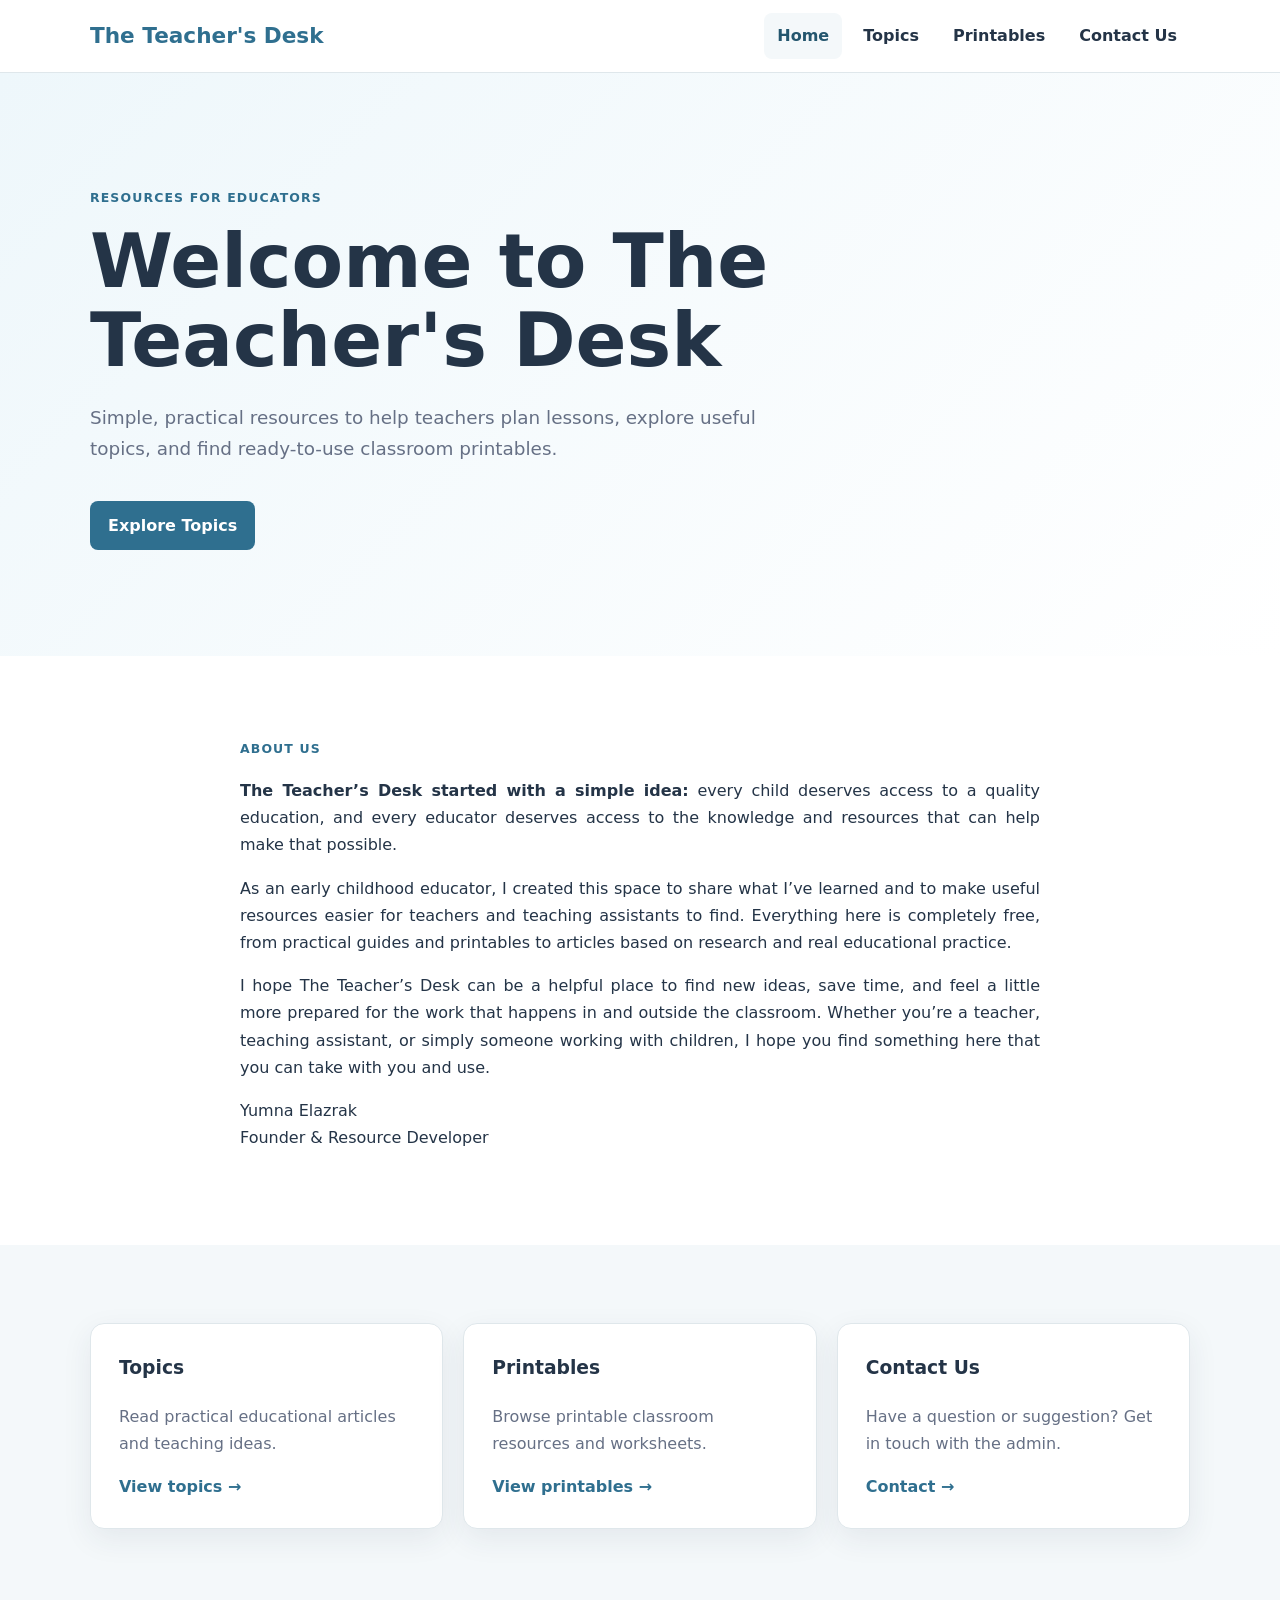
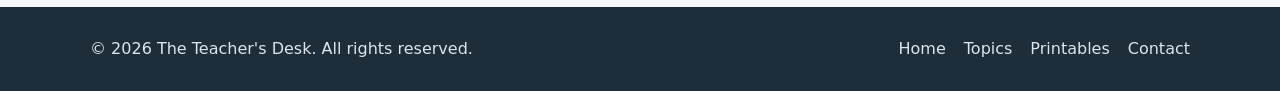
<file: index.html>
<!DOCTYPE html>
<html lang="en">
<head>
  <meta charset="UTF-8">
  <meta name="viewport" content="width=device-width, initial-scale=1.0">
  <meta name="description" content="The Teacher's Desk - practical teaching resources, topics and printables.">
  <title>The Teacher's Desk | Home</title>
  <link rel="stylesheet" href="css/style.css">
</head>
<body>
<header class="site-header">
  <div class="container nav-wrap">
    <a class="brand" href="index.html">The Teacher's Desk</a>
    <button class="menu-toggle" aria-label="Toggle navigation" aria-expanded="false">☰</button>
    <nav class="nav" aria-label="Main navigation">
      <a class="active" href="index.html">Home</a>
      <a href="topics.html">Topics</a>
      <a href="printables.html">Printables</a>
      <a href="contact.html">Contact Us</a>
    </nav>
  </div>
</header>

<main>
  <section class="hero">
    <div class="container">
      <span class="eyebrow">Resources for educators</span>
      <h1>Welcome to The Teacher's Desk</h1>
      <p>Simple, practical resources to help teachers plan lessons, explore useful topics, and find ready-to-use classroom printables.</p>
      <a class="button" href="topics.html">Explore Topics</a>
    </div>
  </section>

  <section id="about" class="section">
    <div class="container narrow">
      <span class="eyebrow">About Us</span>
      <div style="text-align: justify;">
        <p><strong>The Teacher’s Desk started with a simple idea:</strong> every child deserves access to a quality education, and every educator deserves access to the knowledge and resources that can help make that possible.</p>
        <p>As an early childhood educator, I created this space to share what I’ve learned and to make useful resources easier for teachers and teaching assistants to find. Everything here is completely free, from practical guides and printables to articles based on research and real educational practice.</p>
        <p>I hope The Teacher’s Desk can be a helpful place to find new ideas, save time, and feel a little more prepared for the work that happens in and outside the classroom. Whether you’re a teacher, teaching assistant, or simply someone working with children, I hope you find something here that you can take with you and use.</p>
        <p>Yumna Elazrak <br>Founder & Resource Developer</p>
      </div>
    </div>
  </section>

  <section class="section section-alt">
    <div class="container cards">
      <a class="feature-card" href="topics.html"><h3>Topics</h3><p>Read practical educational articles and teaching ideas.</p><span>View topics →</span></a>
      <a class="feature-card" href="printables.html"><h3>Printables</h3><p>Browse printable classroom resources and worksheets.</p><span>View printables →</span></a>
      <a class="feature-card" href="contact.html"><h3>Contact Us</h3><p>Have a question or suggestion? Get in touch with the admin.</p><span>Contact →</span></a>
    </div>
  </section>
</main>

<footer class="site-footer">
  <div class="container footer-wrap">
    <p>© <span class="year"></span> The Teacher's Desk. All rights reserved.</p>
    <div><a href="index.html">Home</a><a href="topics.html">Topics</a><a href="printables.html">Printables</a><a href="contact.html">Contact</a></div>
  </div>
</footer>
<script src="js/main.js"></script>
</body>
</html>
</file>
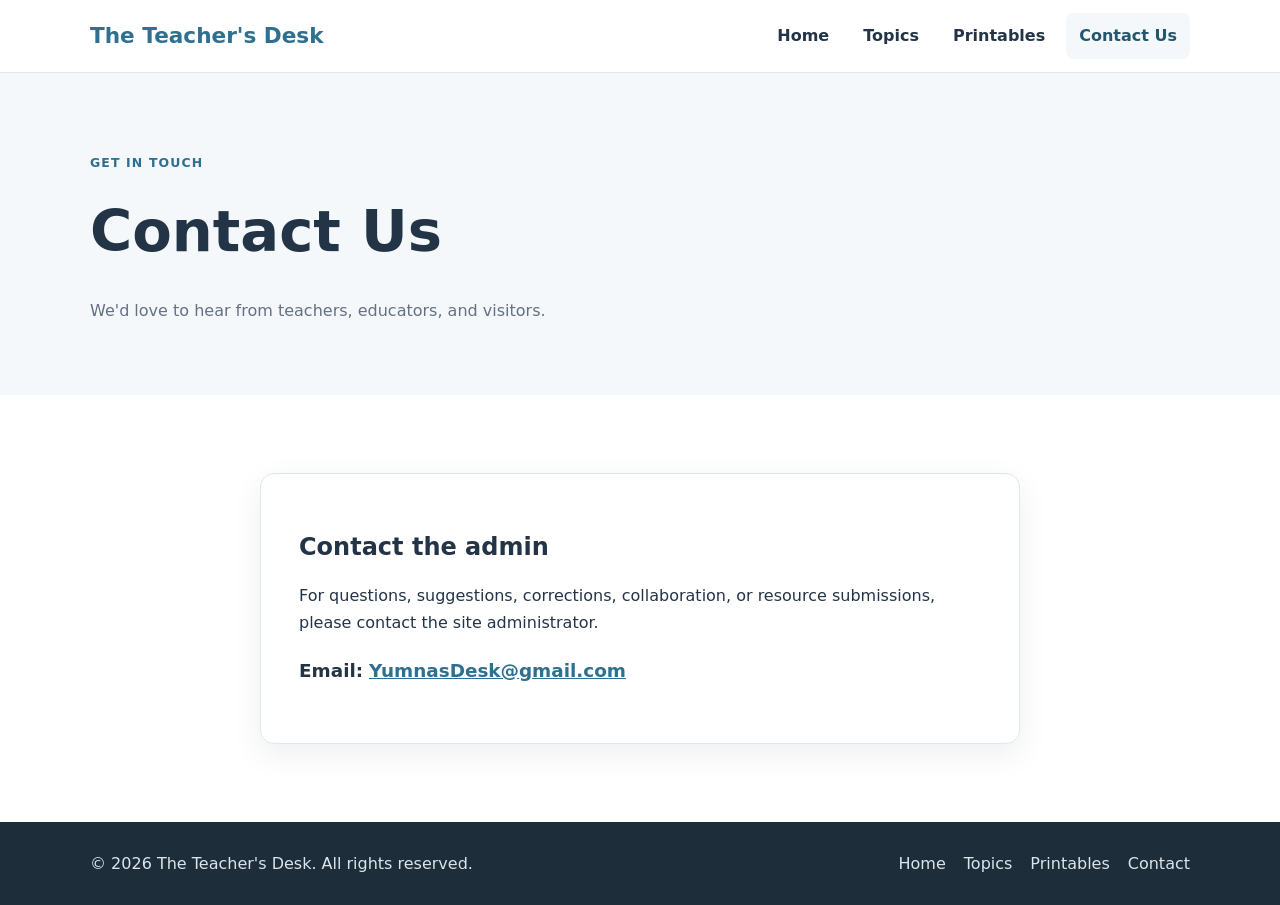
<file: contact.html>
<!DOCTYPE html>
<html lang="en">
<head>
  <meta charset="UTF-8"><meta name="viewport" content="width=device-width, initial-scale=1.0">
  <meta name="description" content="Contact The Teacher's Desk.">
  <title>The Teacher's Desk | Contact Us</title>
  <link rel="stylesheet" href="css/style.css">
</head>
<body>
<header class="site-header"><div class="container nav-wrap">
  <a class="brand" href="index.html">The Teacher's Desk</a>
  <button class="menu-toggle" aria-label="Toggle navigation" aria-expanded="false">☰</button>
  <nav class="nav"><a href="index.html">Home</a><a href="topics.html">Topics</a><a href="printables.html">Printables</a><a class="active" href="contact.html">Contact Us</a></nav>
</div></header>
<main>
<section class="page-heading"><div class="container"><span class="eyebrow">Get in touch</span><h1>Contact Us</h1><p>We'd love to hear from teachers, educators, and visitors.</p></div></section>
<section class="section"><div class="container contact-card">
  <h2>Contact the admin</h2>
  <p>For questions, suggestions, corrections, collaboration, or resource submissions, please contact the site administrator.</p>
  <p class="contact-email"><strong>Email:</strong> <a href="mailto:yumnasdesk@gmail.com">YumnasDesk@gmail.com</a></p>
</div></section>
</main>
<footer class="site-footer"><div class="container footer-wrap"><p>© <span class="year"></span> The Teacher's Desk. All rights reserved.</p><div><a href="index.html">Home</a><a href="topics.html">Topics</a><a href="printables.html">Printables</a><a href="contact.html">Contact</a></div></div></footer>
<script src="js/main.js"></script>
</body>
</html>
</file>
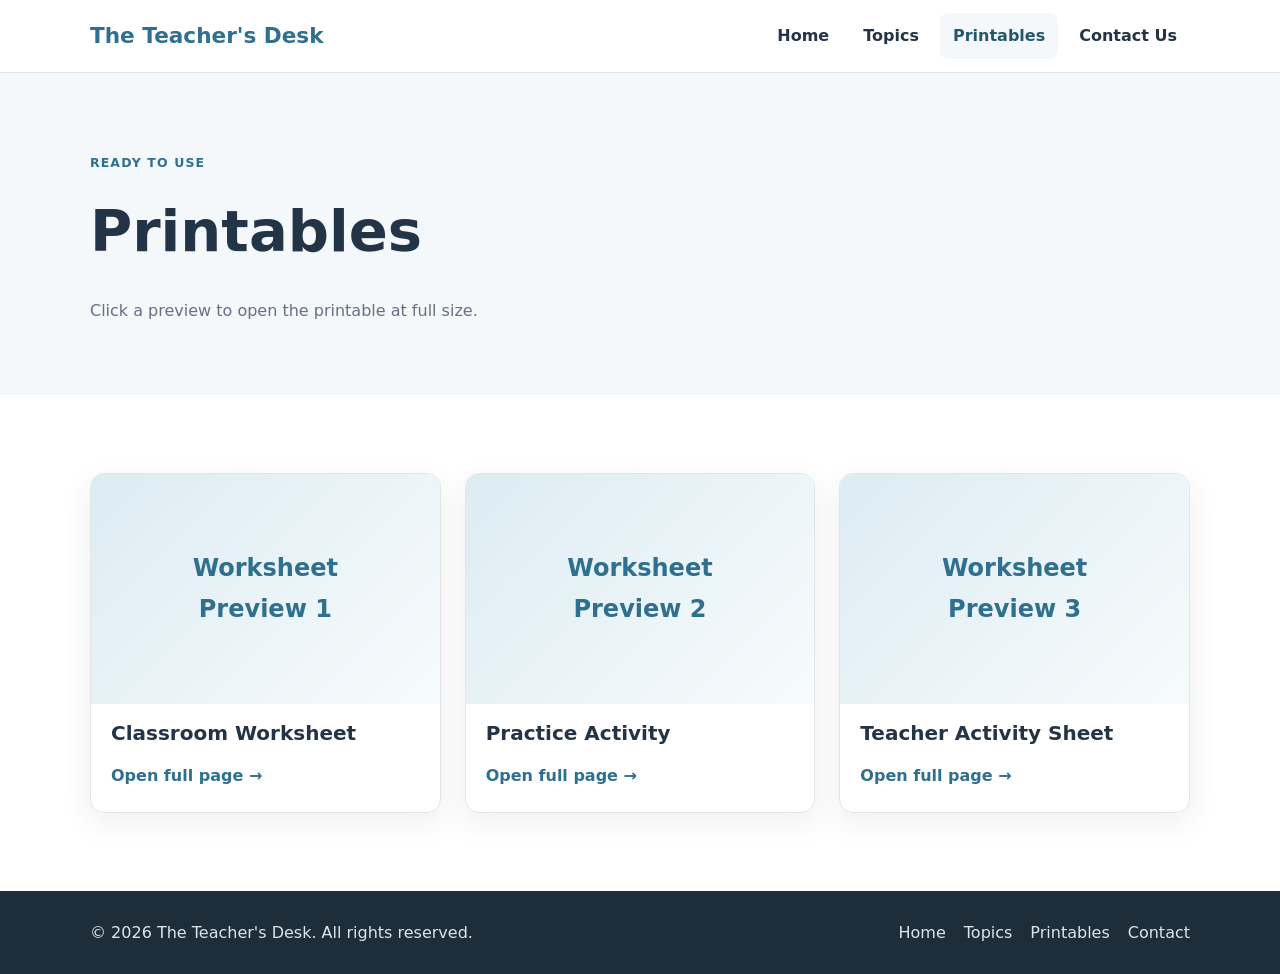
<file: printables.html>
<!DOCTYPE html>
<html lang="en">
<head>
  <meta charset="UTF-8"><meta name="viewport" content="width=device-width, initial-scale=1.0">
  <meta name="description" content="Printable classroom resources from The Teacher's Desk.">
  <title>The Teacher's Desk | Printables</title>
  <link rel="stylesheet" href="css/style.css">
</head>
<body>
<header class="site-header"><div class="container nav-wrap">
  <a class="brand" href="index.html">The Teacher's Desk</a>
  <button class="menu-toggle" aria-label="Toggle navigation" aria-expanded="false">☰</button>
  <nav class="nav"><a href="index.html">Home</a><a href="topics.html">Topics</a><a class="active" href="printables.html">Printables</a><a href="contact.html">Contact Us</a></nav>
</div></header>
<main>
<section class="page-heading"><div class="container"><span class="eyebrow">Ready to use</span><h1>Printables</h1><p>Click a preview to open the printable at full size.</p></div></section>
<section class="section"><div class="container printable-grid">
  <a class="printable-card" href="printables/worksheet-1.html"><div class="preview placeholder-preview">Worksheet<br>Preview 1</div><h2>Classroom Worksheet</h2><span>Open full page →</span></a>
  <a class="printable-card" href="printables/worksheet-2.html"><div class="preview placeholder-preview">Worksheet<br>Preview 2</div><h2>Practice Activity</h2><span>Open full page →</span></a>
  <a class="printable-card" href="printables/worksheet-3.html"><div class="preview placeholder-preview">Worksheet<br>Preview 3</div><h2>Teacher Activity Sheet</h2><span>Open full page →</span></a>
</div></section>
</main>
<footer class="site-footer"><div class="container footer-wrap"><p>© <span class="year"></span> The Teacher's Desk. All rights reserved.</p><div><a href="index.html">Home</a><a href="topics.html">Topics</a><a href="printables.html">Printables</a><a href="contact.html">Contact</a></div></div></footer>
<script src="js/main.js"></script>
</body>
</html>
</file>
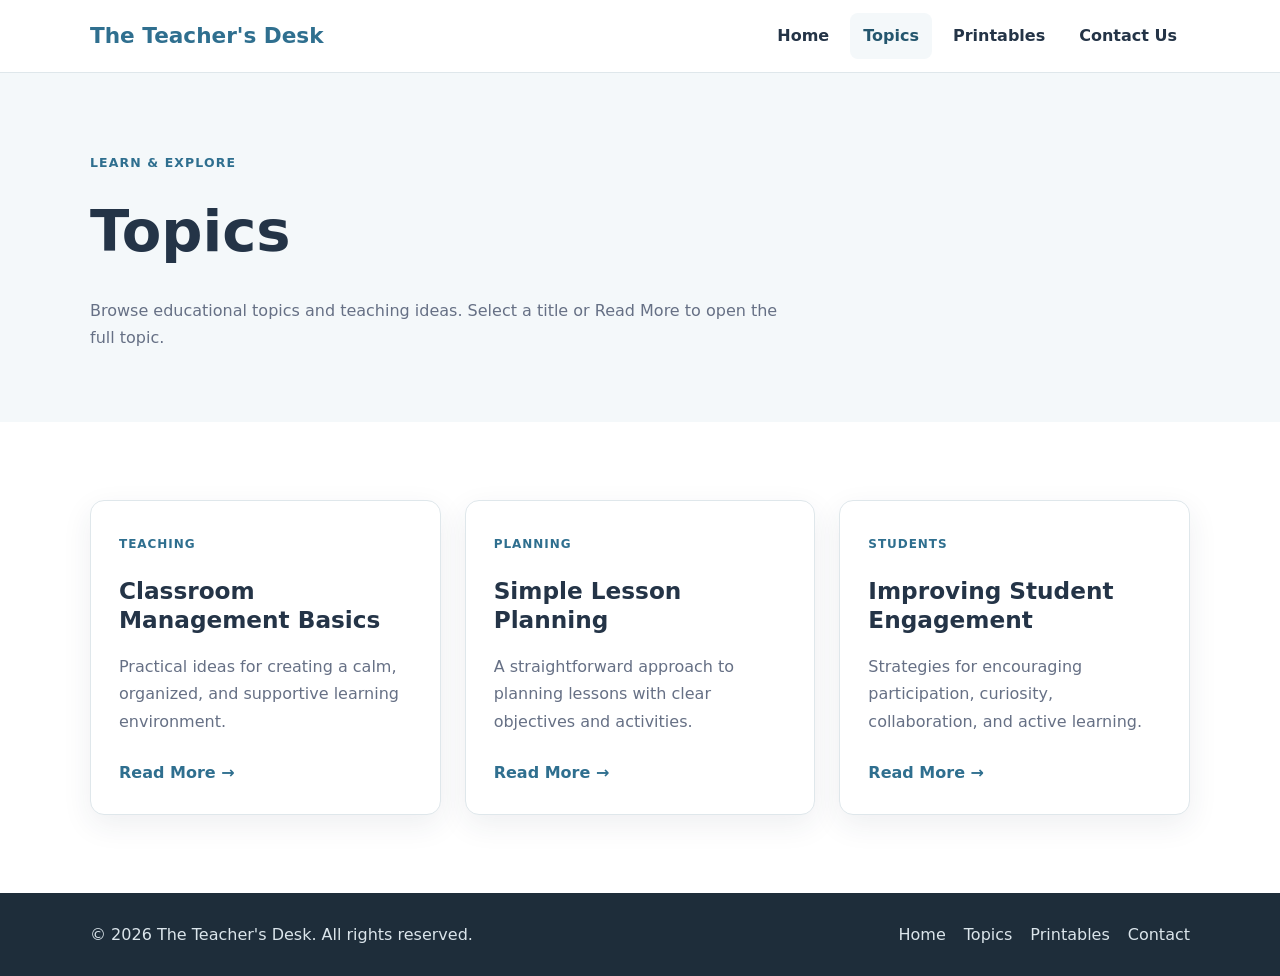
<file: topics.html>
<!DOCTYPE html>
<html lang="en">
<head>
  <meta charset="UTF-8"><meta name="viewport" content="width=device-width, initial-scale=1.0">
  <meta name="description" content="Educational topics from The Teacher's Desk.">
  <title>The Teacher's Desk | Topics</title>
  <link rel="stylesheet" href="css/style.css">
</head>
<body>
<header class="site-header"><div class="container nav-wrap">
  <a class="brand" href="index.html">The Teacher's Desk</a>
  <button class="menu-toggle" aria-label="Toggle navigation" aria-expanded="false">☰</button>
  <nav class="nav"><a href="index.html">Home</a><a class="active" href="topics.html">Topics</a><a href="printables.html">Printables</a><a href="contact.html">Contact Us</a></nav>
</div></header>

<main>
<section class="page-heading"><div class="container"><span class="eyebrow">Learn & explore</span><h1>Topics</h1><p>Browse educational topics and teaching ideas. Select a title or Read More to open the full topic.</p></div></section>
<section class="section"><div class="container topic-grid">
  <article class="topic-card"><span class="tag">Teaching</span><h2><a href="topics/classroom-management.html">Classroom Management Basics</a></h2><p>Practical ideas for creating a calm, organized, and supportive learning environment.</p><a class="read-more" href="topics/classroom-management.html">Read More →</a></article>
  <article class="topic-card"><span class="tag">Planning</span><h2><a href="topics/lesson-planning.html">Simple Lesson Planning</a></h2><p>A straightforward approach to planning lessons with clear objectives and activities.</p><a class="read-more" href="topics/lesson-planning.html">Read More →</a></article>
  <article class="topic-card"><span class="tag">Students</span><h2><a href="topics/student-engagement.html">Improving Student Engagement</a></h2><p>Strategies for encouraging participation, curiosity, collaboration, and active learning.</p><a class="read-more" href="topics/student-engagement.html">Read More →</a></article>
</div></section>
</main>
<footer class="site-footer"><div class="container footer-wrap"><p>© <span class="year"></span> The Teacher's Desk. All rights reserved.</p><div><a href="index.html">Home</a><a href="topics.html">Topics</a><a href="printables.html">Printables</a><a href="contact.html">Contact</a></div></div></footer>
<script src="js/main.js"></script>
</body>
</html>
</file>
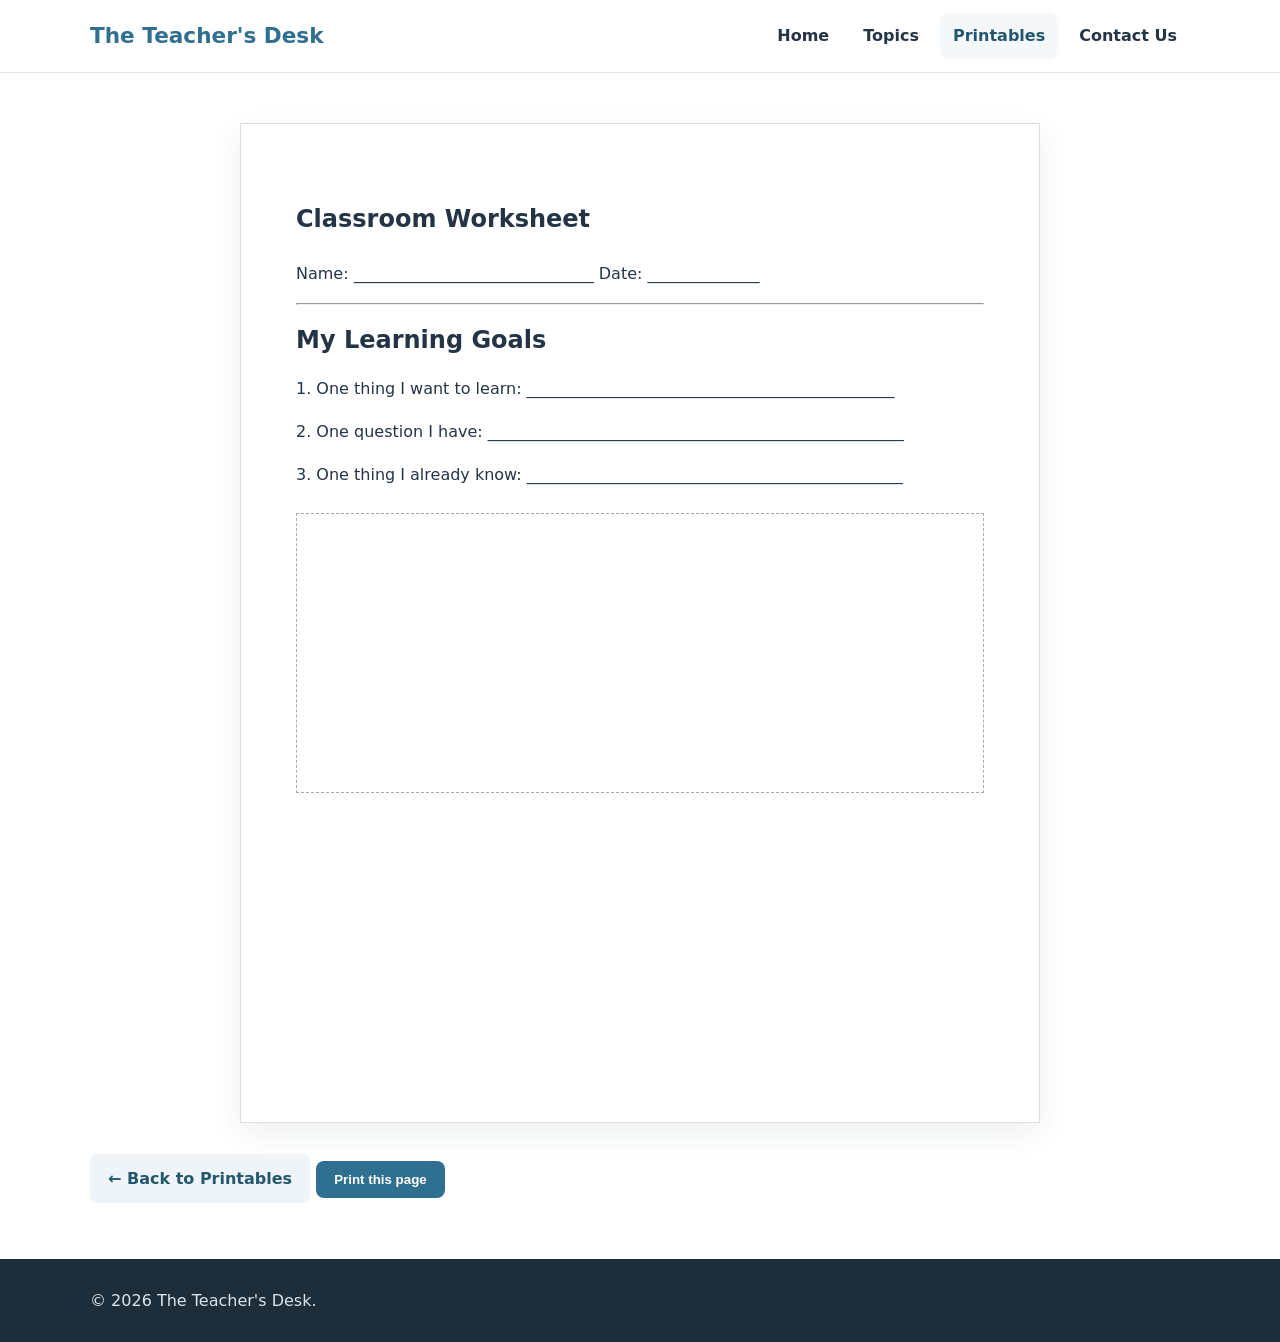
<file: printables/worksheet-1.html>
<!DOCTYPE html>
<html lang="en"><head><meta charset="UTF-8"><meta name="viewport" content="width=device-width, initial-scale=1.0"><title>Classroom Worksheet | The Teacher's Desk</title><link rel="stylesheet" href="../css/style.css"></head>
<body><header class="site-header"><div class="container nav-wrap"><a class="brand" href="../index.html">The Teacher's Desk</a><button class="menu-toggle" aria-label="Toggle navigation" aria-expanded="false">☰</button><nav class="nav"><a href="../index.html">Home</a><a href="../topics.html">Topics</a><a class="active" href="../printables.html">Printables</a><a href="../contact.html">Contact Us</a></nav></div></header>
<main><section class="printable-page"><div class="container"><div class="printable-sheet"><h1>Classroom Worksheet</h1><p>Name: ______________________________ Date: ______________</p><hr><h2>My Learning Goals</h2><p>1. One thing I want to learn: ______________________________________________</p><p>2. One question I have: ____________________________________________________</p><p>3. One thing I already know: _______________________________________________</p><div class="writing-box"></div></div><a class="button secondary no-print" href="../printables.html">← Back to Printables</a><button class="button no-print" onclick="window.print()">Print this page</button></div></section></main>
<footer class="site-footer no-print"><div class="container footer-wrap"><p>© <span class="year"></span> The Teacher's Desk.</p></div></footer><script src="../js/main.js"></script></body></html>
</file>
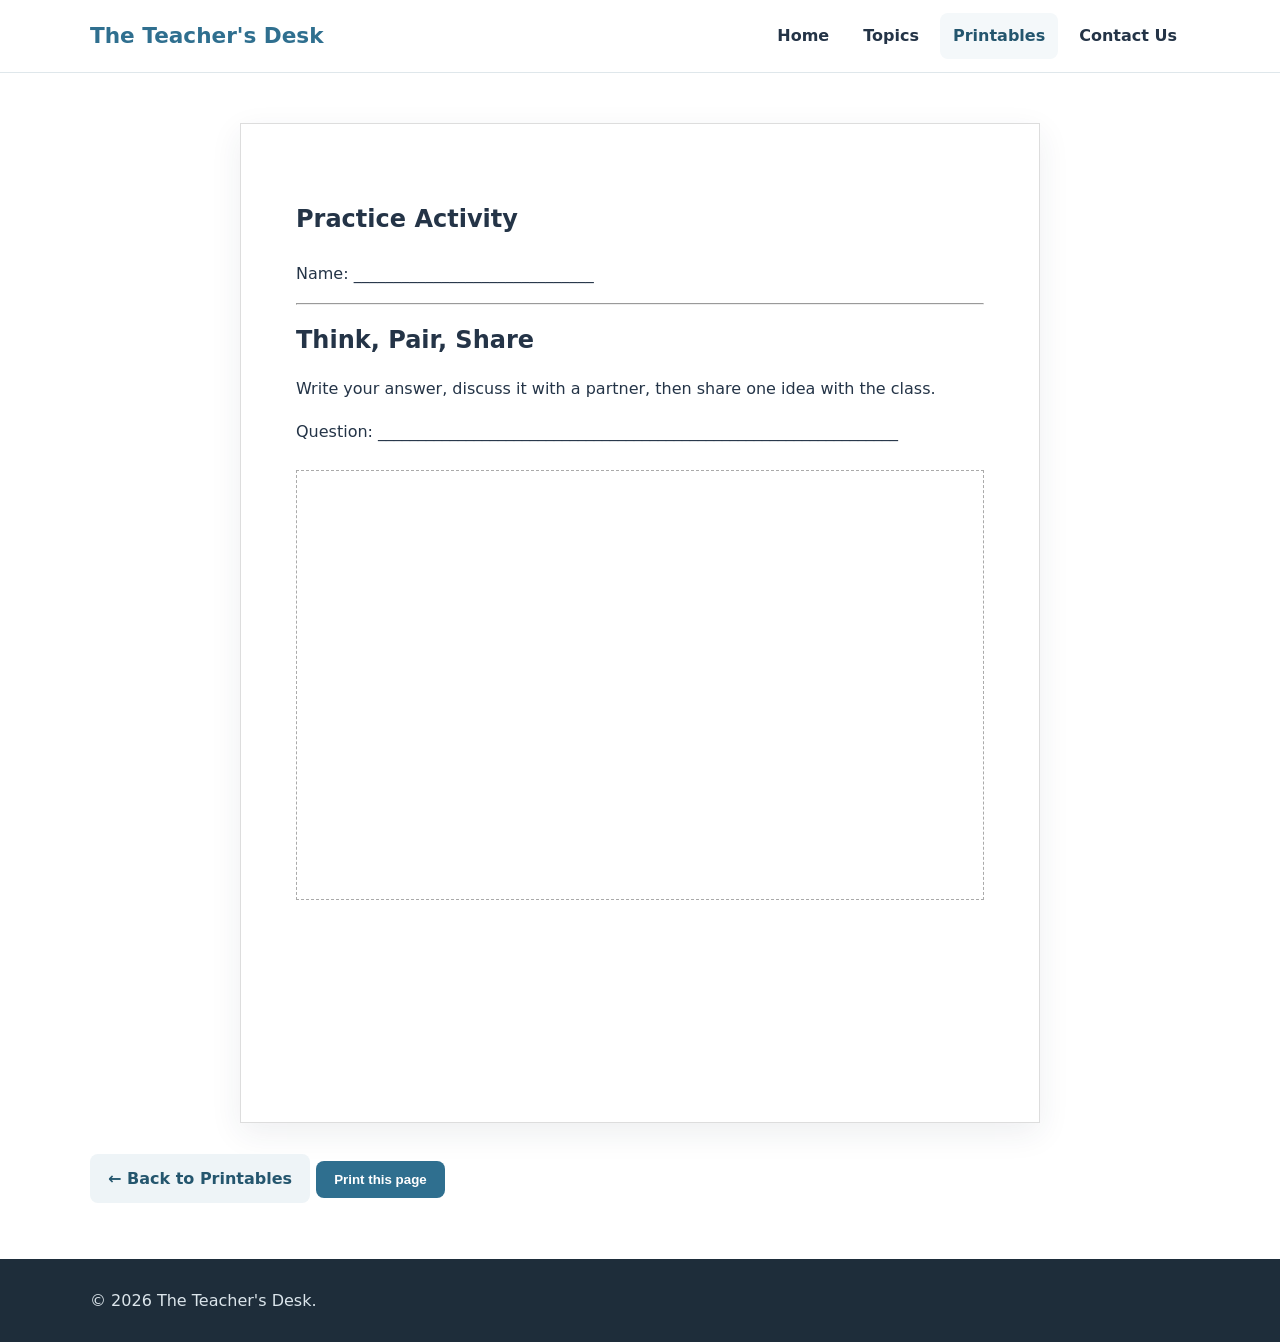
<file: printables/worksheet-2.html>
<!DOCTYPE html>
<html lang="en"><head><meta charset="UTF-8"><meta name="viewport" content="width=device-width, initial-scale=1.0"><title>Practice Activity | The Teacher's Desk</title><link rel="stylesheet" href="../css/style.css"></head>
<body><header class="site-header"><div class="container nav-wrap"><a class="brand" href="../index.html">The Teacher's Desk</a><button class="menu-toggle" aria-label="Toggle navigation" aria-expanded="false">☰</button><nav class="nav"><a href="../index.html">Home</a><a href="../topics.html">Topics</a><a class="active" href="../printables.html">Printables</a><a href="../contact.html">Contact Us</a></nav></div></header>
<main><section class="printable-page"><div class="container"><div class="printable-sheet"><h1>Practice Activity</h1><p>Name: ______________________________</p><hr><h2>Think, Pair, Share</h2><p>Write your answer, discuss it with a partner, then share one idea with the class.</p><p>Question: _________________________________________________________________</p><div class="writing-box large"></div></div><a class="button secondary no-print" href="../printables.html">← Back to Printables</a><button class="button no-print" onclick="window.print()">Print this page</button></div></section></main>
<footer class="site-footer no-print"><div class="container footer-wrap"><p>© <span class="year"></span> The Teacher's Desk.</p></div></footer><script src="../js/main.js"></script></body></html>
</file>
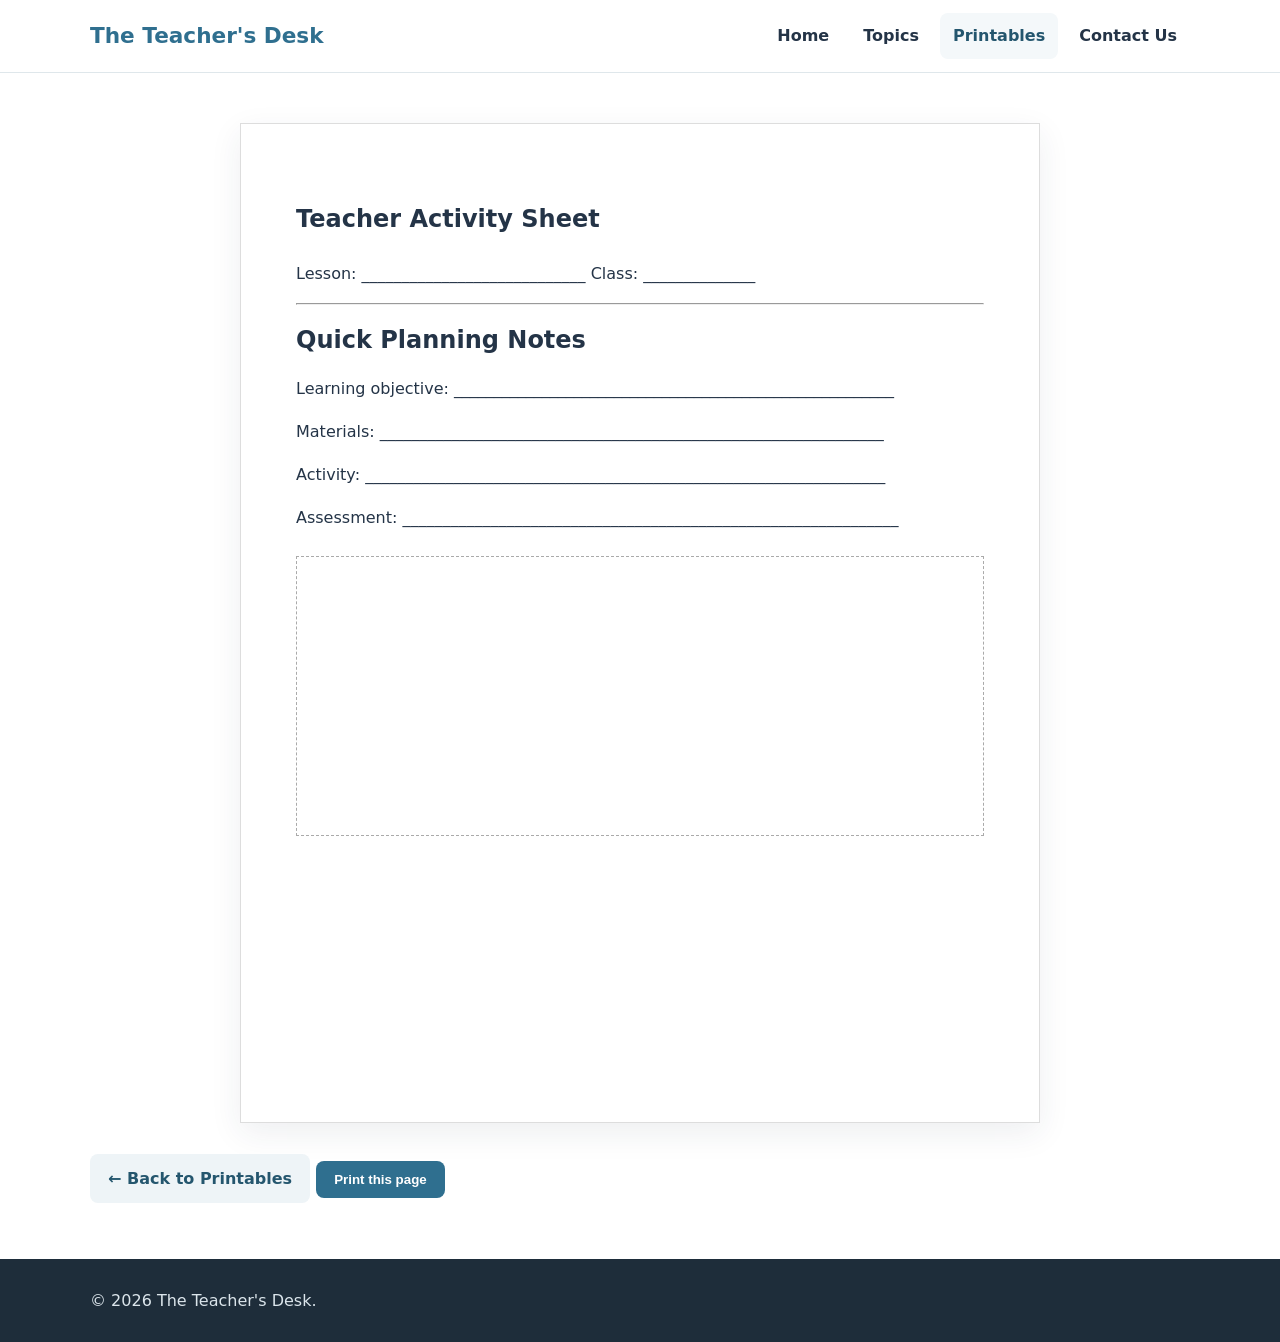
<file: printables/worksheet-3.html>
<!DOCTYPE html>
<html lang="en"><head><meta charset="UTF-8"><meta name="viewport" content="width=device-width, initial-scale=1.0"><title>Teacher Activity Sheet | The Teacher's Desk</title><link rel="stylesheet" href="../css/style.css"></head>
<body><header class="site-header"><div class="container nav-wrap"><a class="brand" href="../index.html">The Teacher's Desk</a><button class="menu-toggle" aria-label="Toggle navigation" aria-expanded="false">☰</button><nav class="nav"><a href="../index.html">Home</a><a href="../topics.html">Topics</a><a class="active" href="../printables.html">Printables</a><a href="../contact.html">Contact Us</a></nav></div></header>
<main><section class="printable-page"><div class="container"><div class="printable-sheet"><h1>Teacher Activity Sheet</h1><p>Lesson: ____________________________ Class: ______________</p><hr><h2>Quick Planning Notes</h2><p>Learning objective: _______________________________________________________</p><p>Materials: _______________________________________________________________</p><p>Activity: _________________________________________________________________</p><p>Assessment: ______________________________________________________________</p><div class="writing-box"></div></div><a class="button secondary no-print" href="../printables.html">← Back to Printables</a><button class="button no-print" onclick="window.print()">Print this page</button></div></section></main>
<footer class="site-footer no-print"><div class="container footer-wrap"><p>© <span class="year"></span> The Teacher's Desk.</p></div></footer><script src="../js/main.js"></script></body></html>
</file>
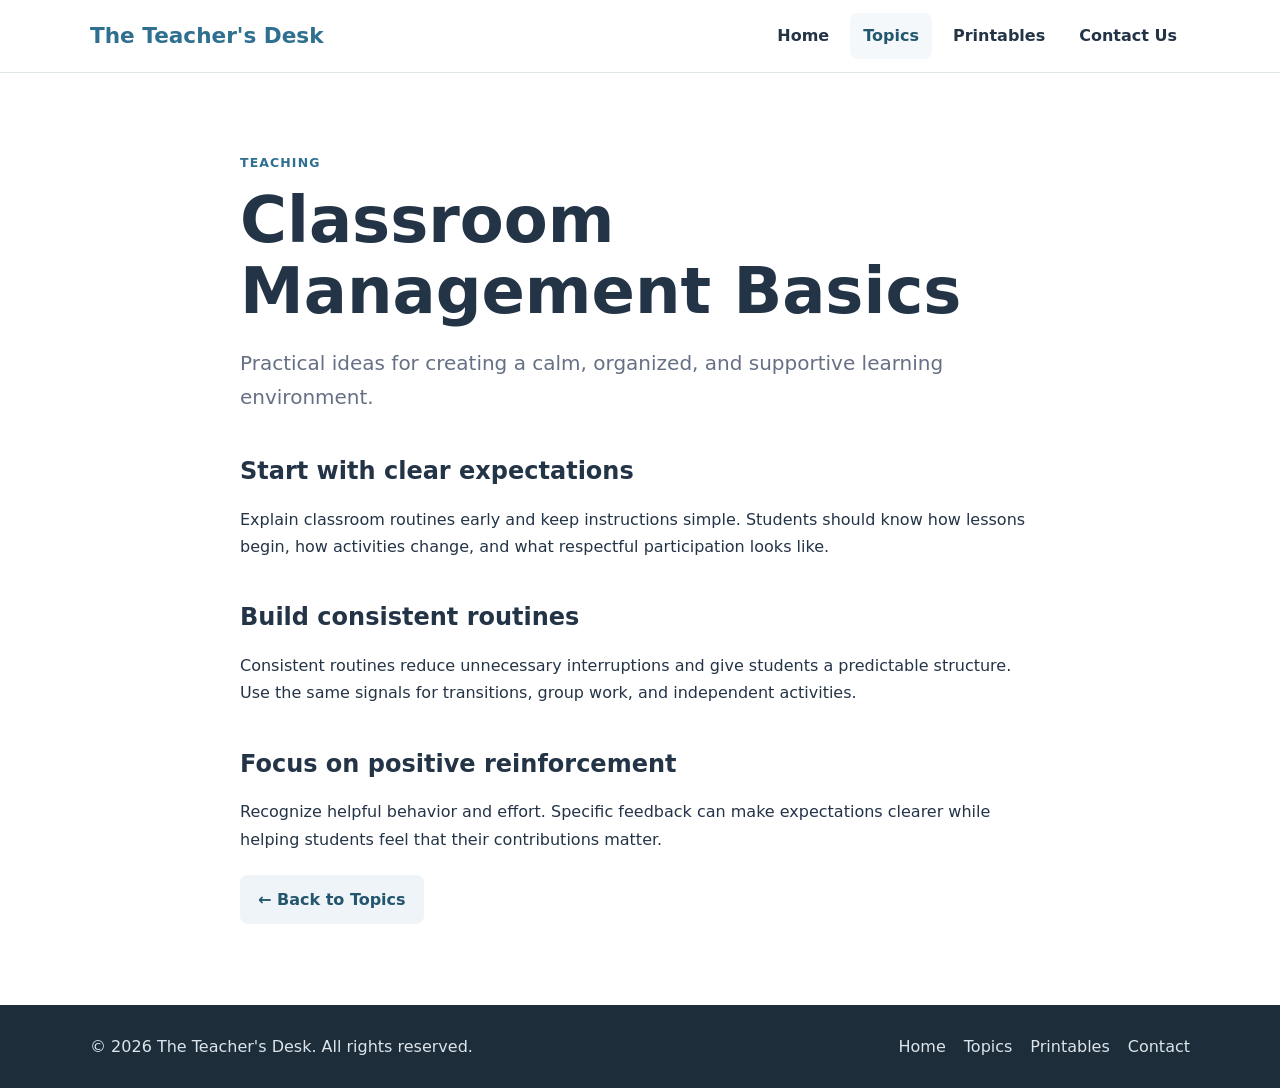
<file: topics/classroom-management.html>
<!DOCTYPE html>
<html lang="en"><head><meta charset="UTF-8"><meta name="viewport" content="width=device-width, initial-scale=1.0"><title>Classroom Management Basics | The Teacher's Desk</title><link rel="stylesheet" href="../css/style.css"></head>
<body><header class="site-header"><div class="container nav-wrap"><a class="brand" href="../index.html">The Teacher's Desk</a><button class="menu-toggle" aria-label="Toggle navigation" aria-expanded="false">☰</button><nav class="nav"><a href="../index.html">Home</a><a class="active" href="../topics.html">Topics</a><a href="../printables.html">Printables</a><a href="../contact.html">Contact Us</a></nav></div></header>
<main><article class="article"><div class="container narrow"><span class="eyebrow">Teaching</span><h1>Classroom Management Basics</h1><p class="lead">Practical ideas for creating a calm, organized, and supportive learning environment.</p><h2>Start with clear expectations</h2><p>Explain classroom routines early and keep instructions simple. Students should know how lessons begin, how activities change, and what respectful participation looks like.</p><h2>Build consistent routines</h2><p>Consistent routines reduce unnecessary interruptions and give students a predictable structure. Use the same signals for transitions, group work, and independent activities.</p><h2>Focus on positive reinforcement</h2><p>Recognize helpful behavior and effort. Specific feedback can make expectations clearer while helping students feel that their contributions matter.</p><a class="button secondary" href="../topics.html">← Back to Topics</a></div></article></main>
<footer class="site-footer"><div class="container footer-wrap"><p>© <span class="year"></span> The Teacher's Desk. All rights reserved.</p><div><a href="../index.html">Home</a><a href="../topics.html">Topics</a><a href="../printables.html">Printables</a><a href="../contact.html">Contact</a></div></div></footer><script src="../js/main.js"></script></body></html>
</file>
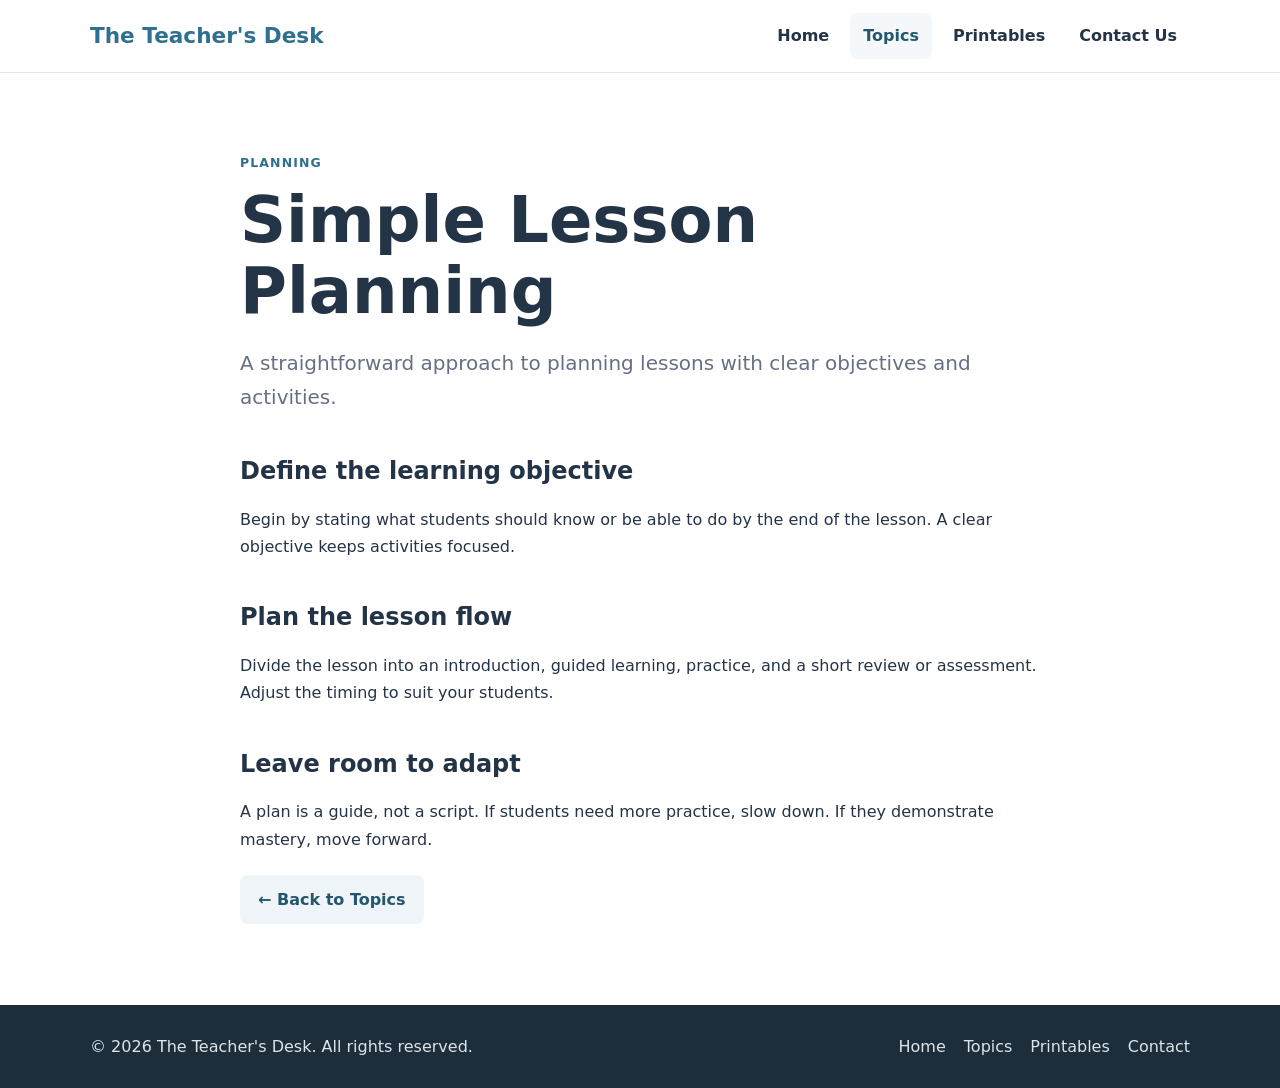
<file: topics/lesson-planning.html>
<!DOCTYPE html>
<html lang="en"><head><meta charset="UTF-8"><meta name="viewport" content="width=device-width, initial-scale=1.0"><title>Simple Lesson Planning | The Teacher's Desk</title><link rel="stylesheet" href="../css/style.css"></head>
<body><header class="site-header"><div class="container nav-wrap"><a class="brand" href="../index.html">The Teacher's Desk</a><button class="menu-toggle" aria-label="Toggle navigation" aria-expanded="false">☰</button><nav class="nav"><a href="../index.html">Home</a><a class="active" href="../topics.html">Topics</a><a href="../printables.html">Printables</a><a href="../contact.html">Contact Us</a></nav></div></header>
<main><article class="article"><div class="container narrow"><span class="eyebrow">Planning</span><h1>Simple Lesson Planning</h1><p class="lead">A straightforward approach to planning lessons with clear objectives and activities.</p><h2>Define the learning objective</h2><p>Begin by stating what students should know or be able to do by the end of the lesson. A clear objective keeps activities focused.</p><h2>Plan the lesson flow</h2><p>Divide the lesson into an introduction, guided learning, practice, and a short review or assessment. Adjust the timing to suit your students.</p><h2>Leave room to adapt</h2><p>A plan is a guide, not a script. If students need more practice, slow down. If they demonstrate mastery, move forward.</p><a class="button secondary" href="../topics.html">← Back to Topics</a></div></article></main>
<footer class="site-footer"><div class="container footer-wrap"><p>© <span class="year"></span> The Teacher's Desk. All rights reserved.</p><div><a href="../index.html">Home</a><a href="../topics.html">Topics</a><a href="../printables.html">Printables</a><a href="../contact.html">Contact</a></div></div></footer><script src="../js/main.js"></script></body></html>
</file>
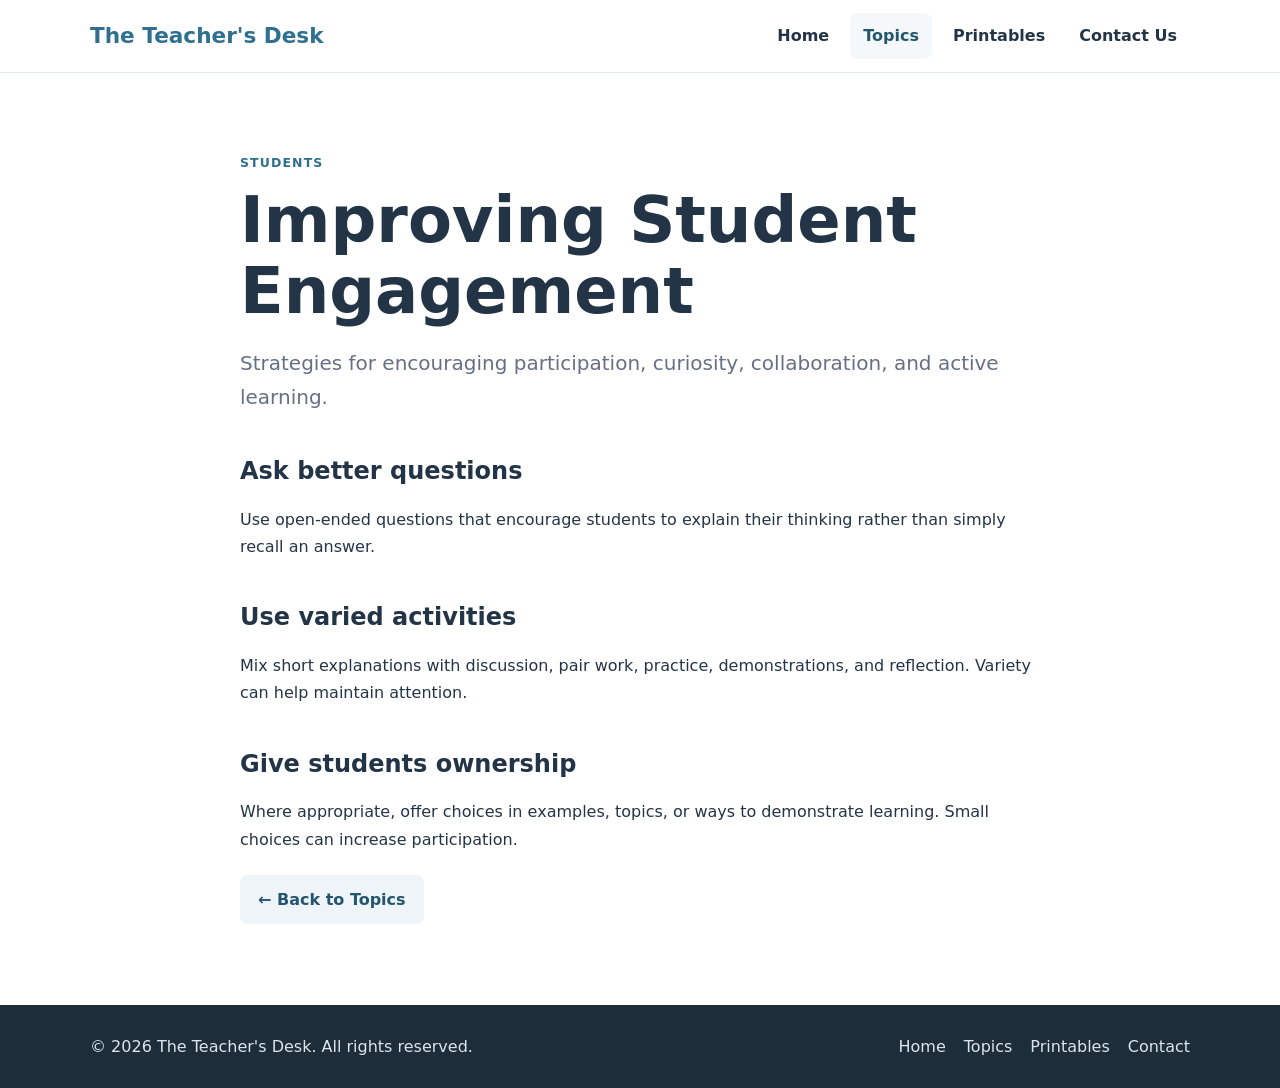
<file: topics/student-engagement.html>
<!DOCTYPE html>
<html lang="en"><head><meta charset="UTF-8"><meta name="viewport" content="width=device-width, initial-scale=1.0"><title>Improving Student Engagement | The Teacher's Desk</title><link rel="stylesheet" href="../css/style.css"></head>
<body><header class="site-header"><div class="container nav-wrap"><a class="brand" href="../index.html">The Teacher's Desk</a><button class="menu-toggle" aria-label="Toggle navigation" aria-expanded="false">☰</button><nav class="nav"><a href="../index.html">Home</a><a class="active" href="../topics.html">Topics</a><a href="../printables.html">Printables</a><a href="../contact.html">Contact Us</a></nav></div></header>
<main><article class="article"><div class="container narrow"><span class="eyebrow">Students</span><h1>Improving Student Engagement</h1><p class="lead">Strategies for encouraging participation, curiosity, collaboration, and active learning.</p><h2>Ask better questions</h2><p>Use open-ended questions that encourage students to explain their thinking rather than simply recall an answer.</p><h2>Use varied activities</h2><p>Mix short explanations with discussion, pair work, practice, demonstrations, and reflection. Variety can help maintain attention.</p><h2>Give students ownership</h2><p>Where appropriate, offer choices in examples, topics, or ways to demonstrate learning. Small choices can increase participation.</p><a class="button secondary" href="../topics.html">← Back to Topics</a></div></article></main>
<footer class="site-footer"><div class="container footer-wrap"><p>© <span class="year"></span> The Teacher's Desk. All rights reserved.</p><div><a href="../index.html">Home</a><a href="../topics.html">Topics</a><a href="../printables.html">Printables</a><a href="../contact.html">Contact</a></div></div></footer><script src="../js/main.js"></script></body></html>
</file>
<file: css/style.css>
:root{--ink:#243447;--muted:#667085;--brand:#2f6f8f;--brand-dark:#24566e;--light:#f4f8fa;--border:#dfe7eb;--white:#fff;--shadow:0 10px 30px rgba(36,52,71,.08)}
*{box-sizing:border-box}html{scroll-behavior:smooth}body{margin:0;font-family:Inter,ui-sans-serif,system-ui,-apple-system,BlinkMacSystemFont,"Segoe UI",sans-serif;color:var(--ink);background:#fff;line-height:1.7}a{color:inherit}.container{width:min(1100px,92%);margin:auto}.narrow{max-width:800px}.site-header{position:sticky;top:0;z-index:10;background:rgba(255,255,255,.96);border-bottom:1px solid var(--border);backdrop-filter:blur(10px)}.nav-wrap{min-height:72px;display:flex;align-items:center;justify-content:space-between;gap:24px}.brand{text-decoration:none;font-size:1.35rem;font-weight:800;color:var(--brand)}.nav{display:flex;gap:8px;align-items:center}.nav a{padding:9px 13px;text-decoration:none;border-radius:8px;font-weight:600}.nav a:hover,.nav a.active{background:var(--light);color:var(--brand-dark)}.menu-toggle{display:none;border:0;background:transparent;font-size:1.5rem;cursor:pointer}.hero{padding:110px 0 100px;background:linear-gradient(135deg,#eef7fb,#fff)}.hero h1{max-width:760px;font-size:clamp(2.5rem,6vw,4.7rem);line-height:1.05;margin:12px 0 22px}.hero p{max-width:680px;font-size:1.15rem;color:var(--muted);margin-bottom:30px}.eyebrow{display:inline-block;color:var(--brand);font-weight:800;text-transform:uppercase;letter-spacing:.09em;font-size:.78rem}.button{display:inline-block;background:var(--brand);color:#fff;text-decoration:none;border:0;border-radius:8px;padding:11px 18px;font-weight:700;cursor:pointer;margin:6px 6px 6px 0}.button:hover{background:var(--brand-dark)}.button.secondary{background:#eef4f7;color:var(--brand-dark)}.section{padding:78px 0}.section-alt{background:var(--light)}h2{line-height:1.25}#about h2{font-size:2.2rem;margin:10px 0 18px}.cards{display:grid;grid-template-columns:repeat(3,1fr);gap:20px}.feature-card,.topic-card,.printable-card{border:1px solid var(--border);border-radius:14px;background:#fff;box-shadow:var(--shadow)}.feature-card{padding:28px;text-decoration:none}.feature-card h3{margin-top:0}.feature-card p,.topic-card p{color:var(--muted)}.feature-card span,.read-more,.printable-card span{color:var(--brand);font-weight:800}.page-heading{padding:75px 0 55px;background:var(--light)}.page-heading h1{font-size:clamp(2.3rem,5vw,3.6rem);margin:8px 0}.page-heading p{max-width:700px;color:var(--muted)}.topic-grid,.printable-grid{display:grid;grid-template-columns:repeat(3,1fr);gap:24px}.topic-card{padding:28px}.topic-card h2{font-size:1.45rem}.topic-card h2 a{text-decoration:none}.topic-card h2 a:hover,.read-more:hover{color:var(--brand)}.tag{font-size:.75rem;text-transform:uppercase;letter-spacing:.08em;font-weight:800;color:var(--brand)}.read-more{display:inline-block;text-decoration:none;margin-top:8px}.printable-card{overflow:hidden;text-decoration:none;padding-bottom:22px}.printable-card h2,.printable-card span{margin-left:20px;margin-right:20px}.printable-card h2{font-size:1.25rem}.preview{height:230px;display:flex;align-items:center;justify-content:center;text-align:center}.placeholder-preview{background:linear-gradient(135deg,#dcecf3,#f7fbfc);font-size:1.5rem;font-weight:800;color:var(--brand)}.contact-card{max-width:760px;border:1px solid var(--border);border-radius:14px;padding:38px;box-shadow:var(--shadow)}.contact-email{font-size:1.15rem}.contact-email a{color:var(--brand);font-weight:700}.muted{color:var(--muted)}code{background:var(--light);padding:2px 5px;border-radius:4px}.article{padding:75px 0}.article h1{font-size:clamp(2.4rem,5vw,4rem);line-height:1.1;margin:10px 0}.article h2{margin-top:42px}.lead{font-size:1.25rem;color:var(--muted)}.printable-page{padding:50px 0}.printable-sheet{max-width:800px;min-height:1000px;margin:0 auto 25px;padding:55px;background:#fff;border:1px solid #ddd;box-shadow:var(--shadow)}.writing-box{height:280px;border:1px dashed #aaa;margin-top:25px}.writing-box.large{height:430px}.site-footer{background:#1e2d3a;color:#dbe5eb;padding:28px 0}.footer-wrap{display:flex;justify-content:space-between;gap:20px;align-items:center}.footer-wrap p{margin:0}.footer-wrap div{display:flex;gap:18px}.footer-wrap a{text-decoration:none}.footer-wrap a:hover{color:#fff}
@media(max-width:760px){.menu-toggle{display:block}.nav{display:none;position:absolute;top:72px;left:0;right:0;background:#fff;border-bottom:1px solid var(--border);padding:10px 4%;flex-direction:column;align-items:stretch}.nav.open{display:flex}.nav a{padding:12px}.cards,.topic-grid,.printable-grid{grid-template-columns:1fr}.hero{padding:80px 0}.section{padding:58px 0}.footer-wrap{flex-direction:column;align-items:flex-start}.footer-wrap div{flex-wrap:wrap}.printable-sheet{padding:28px;min-height:800px}}
@media print{.no-print,.site-header,.site-footer{display:none!important}.printable-sheet{box-shadow:none;border:0;margin:0;max-width:none}}
</file>
